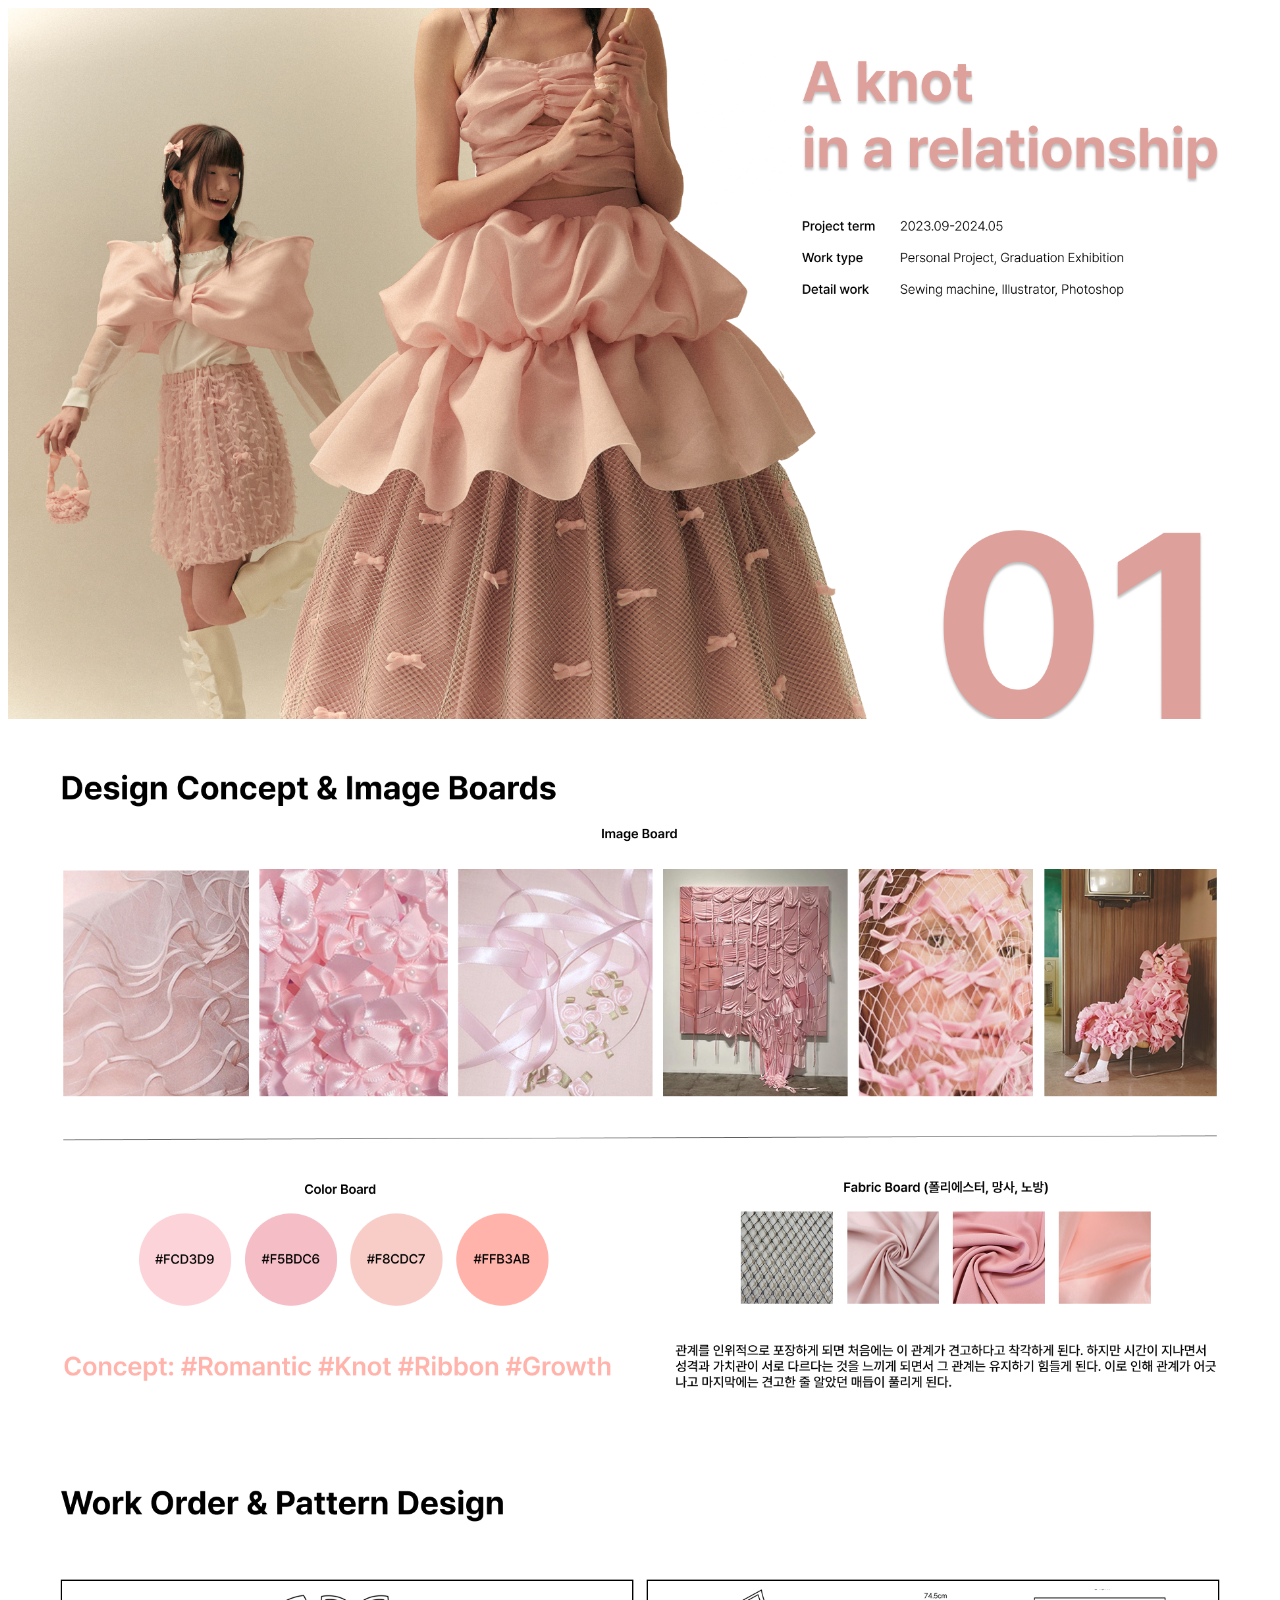
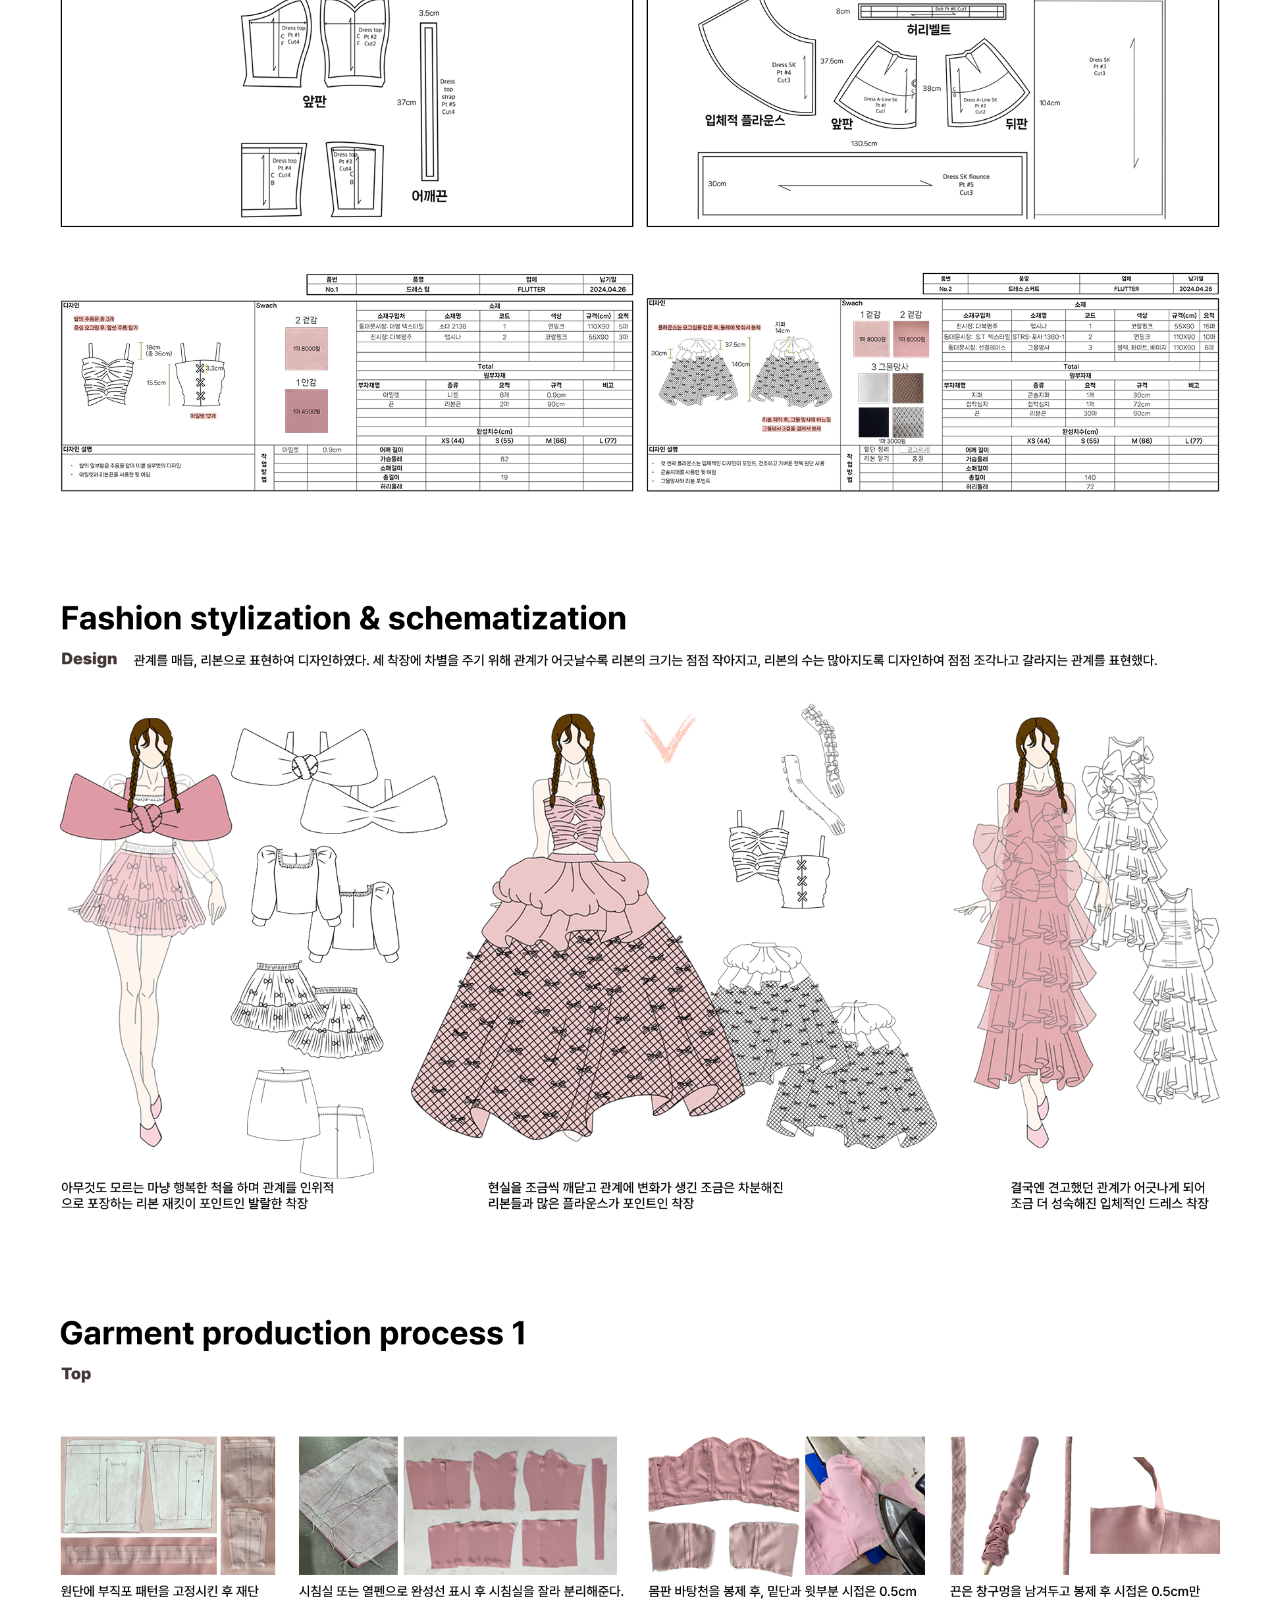
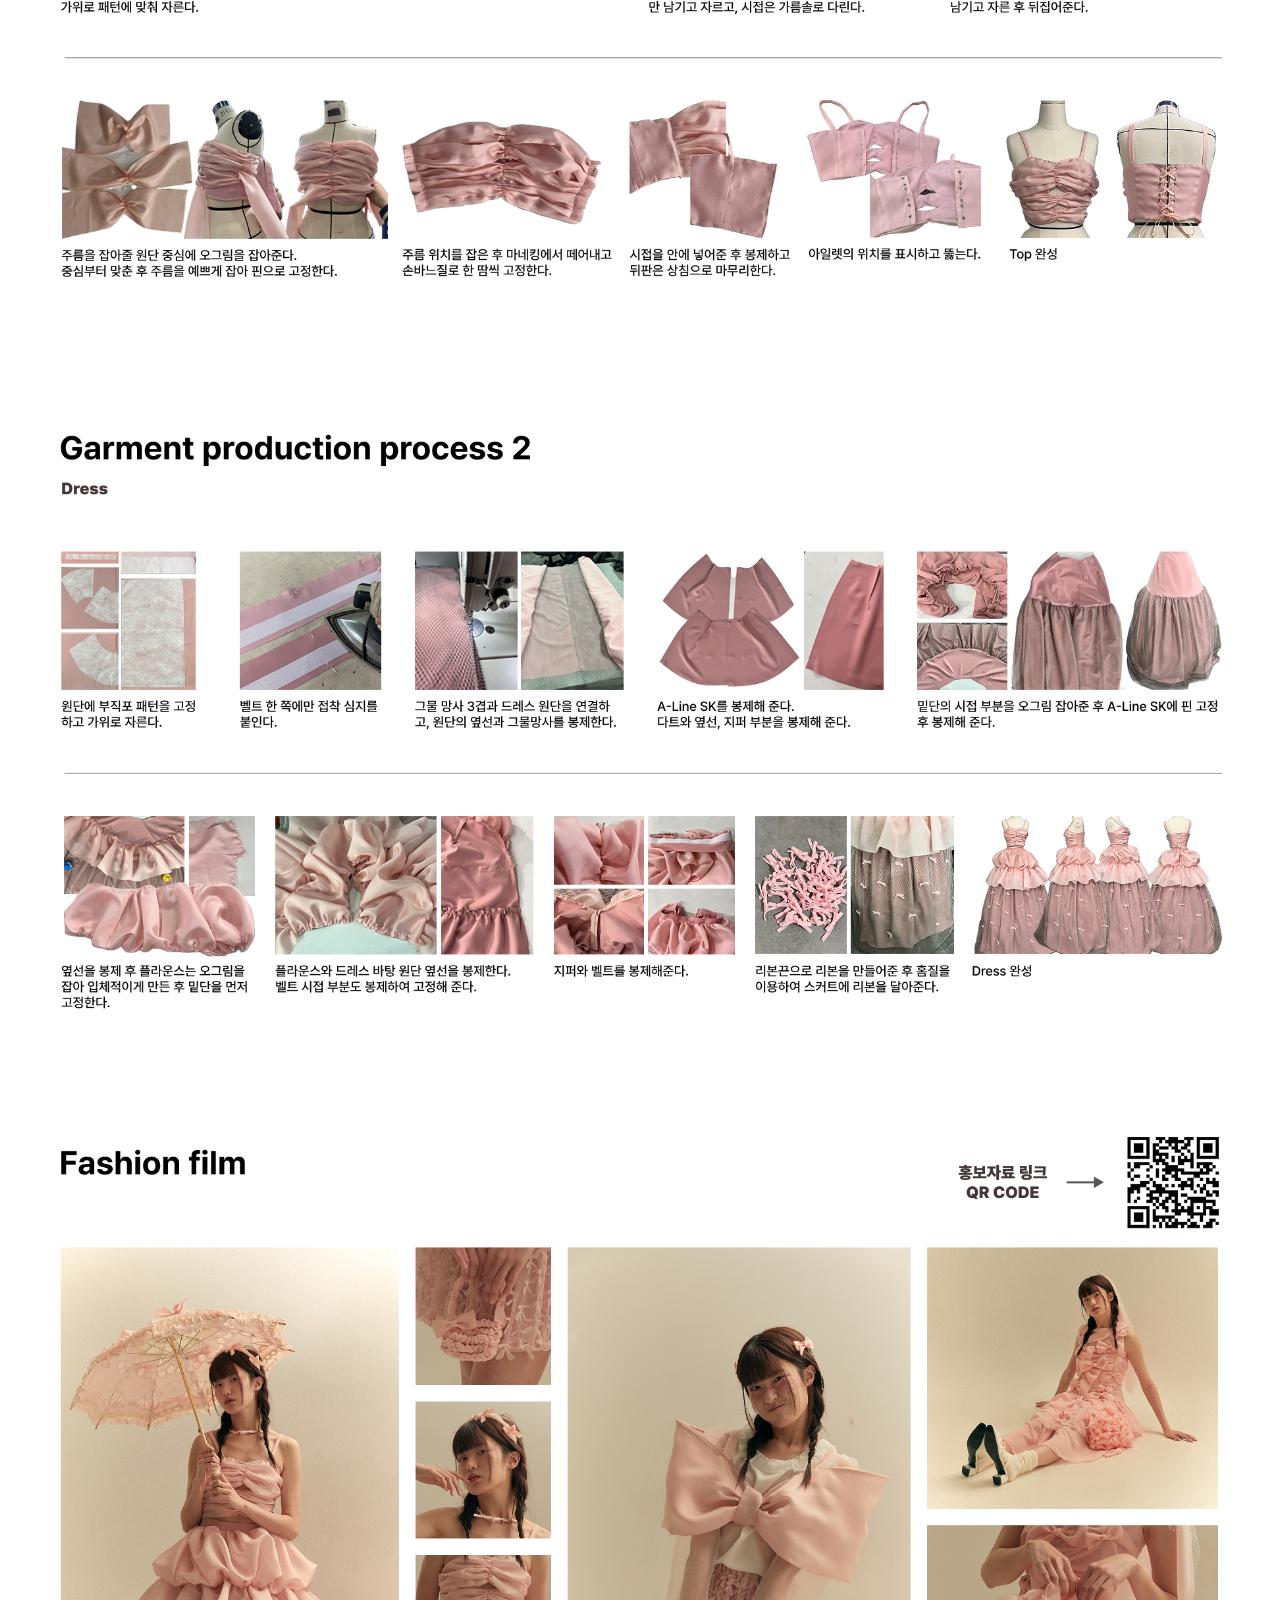
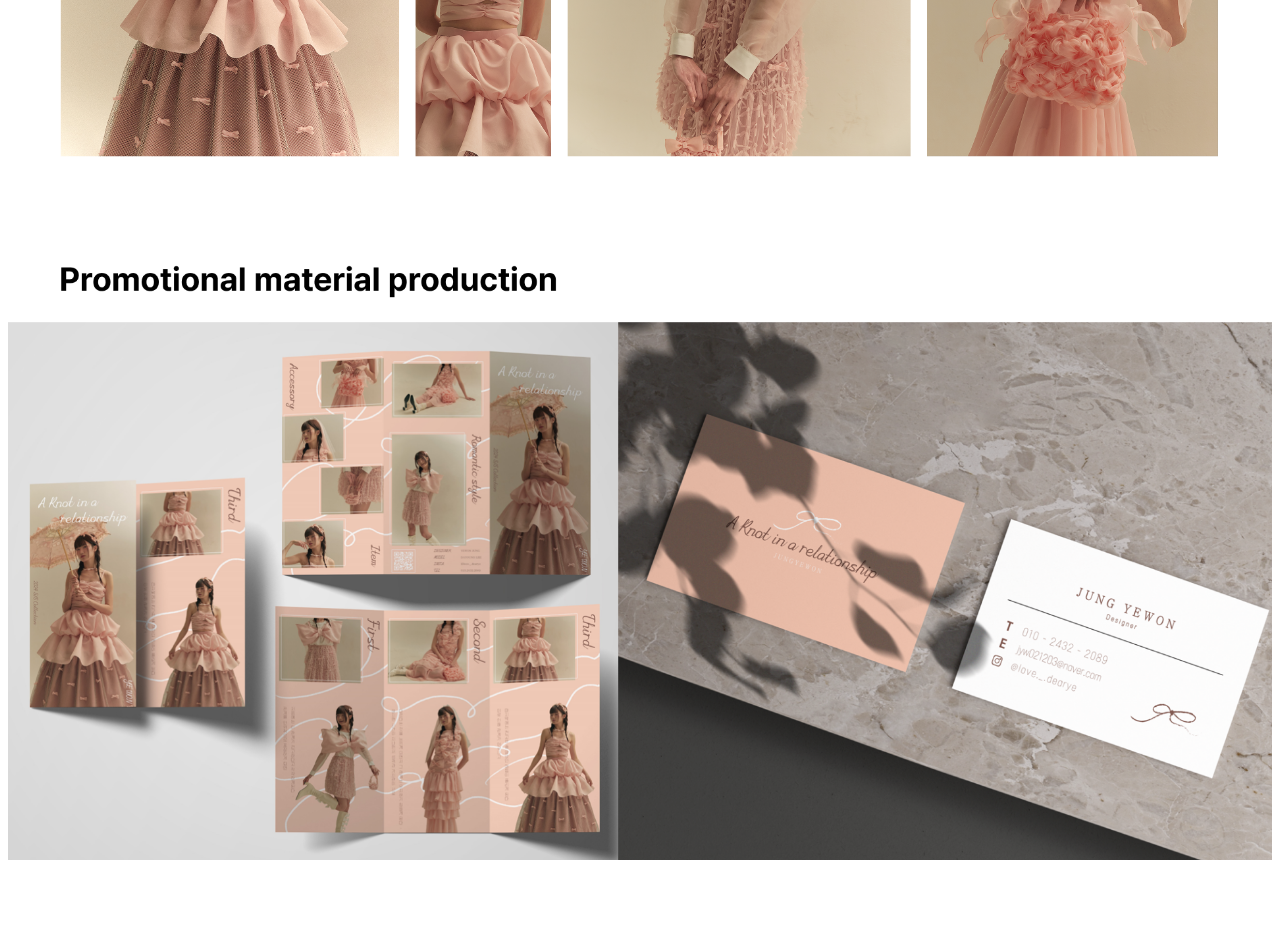
<file: sub.html>
<!DOCTYPE html>
<html lang="en">
<head>
    <meta charset="UTF-8">
    <meta name="viewport" content="width=device-width, initial-scale=1.0">
    <title>A Knot in a relationship</title>
</head>

<body>
    <img style="width: 100%;" src="images1/gd1.png" alt="">
    <img style="width: 100%;"  src="images1/gd2.png" alt="">
    <img style="width: 100%;"  src="images/gd3.png" alt="">
    <img style="width: 100%;"  src="images/gd4.png" alt="">
    <img style="width: 100%;"  src="images/gd5.png" alt="">
    <img style="width: 100%;"  src="images1/gd6.png" alt="">
    <img style="width: 100%;"  src="images1/gd7.png" alt="">
    <img style="width: 100%;"  src="images1/gd8.png" alt="">
</body>

</html>
</file>
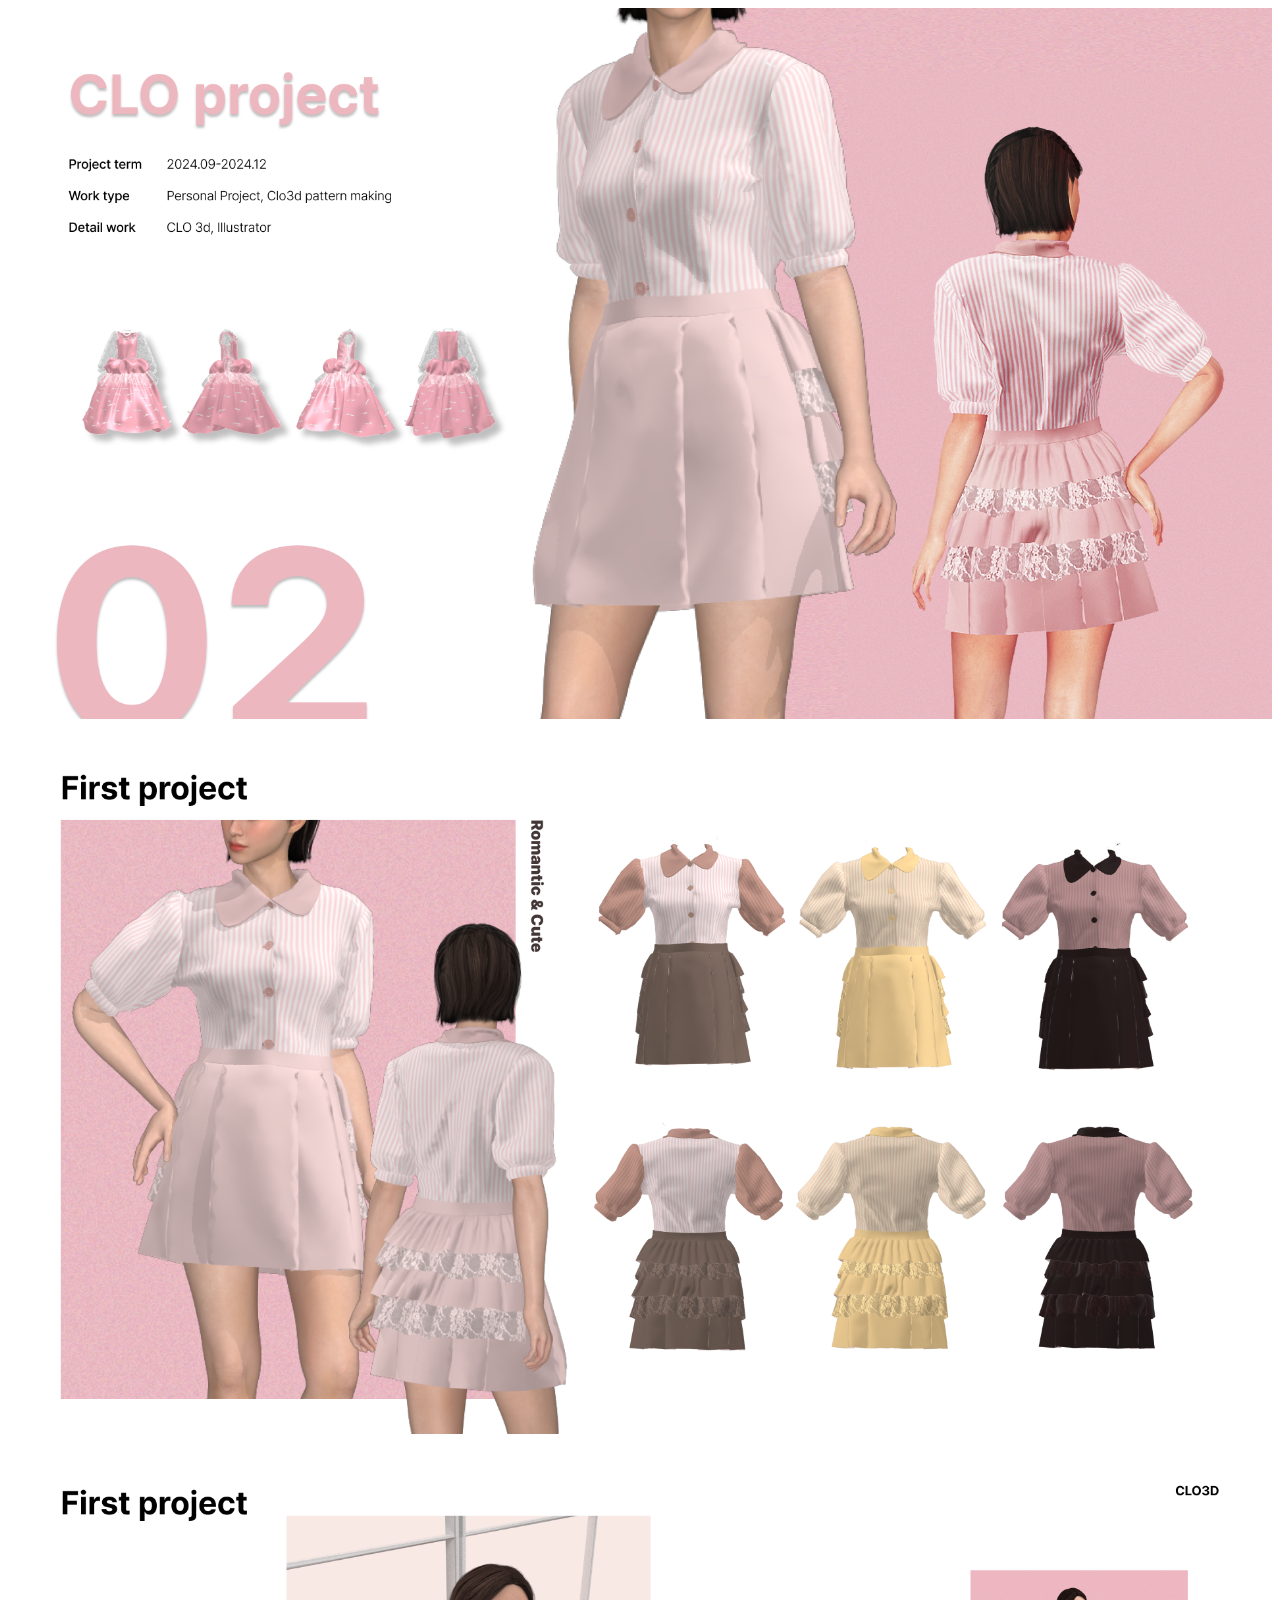
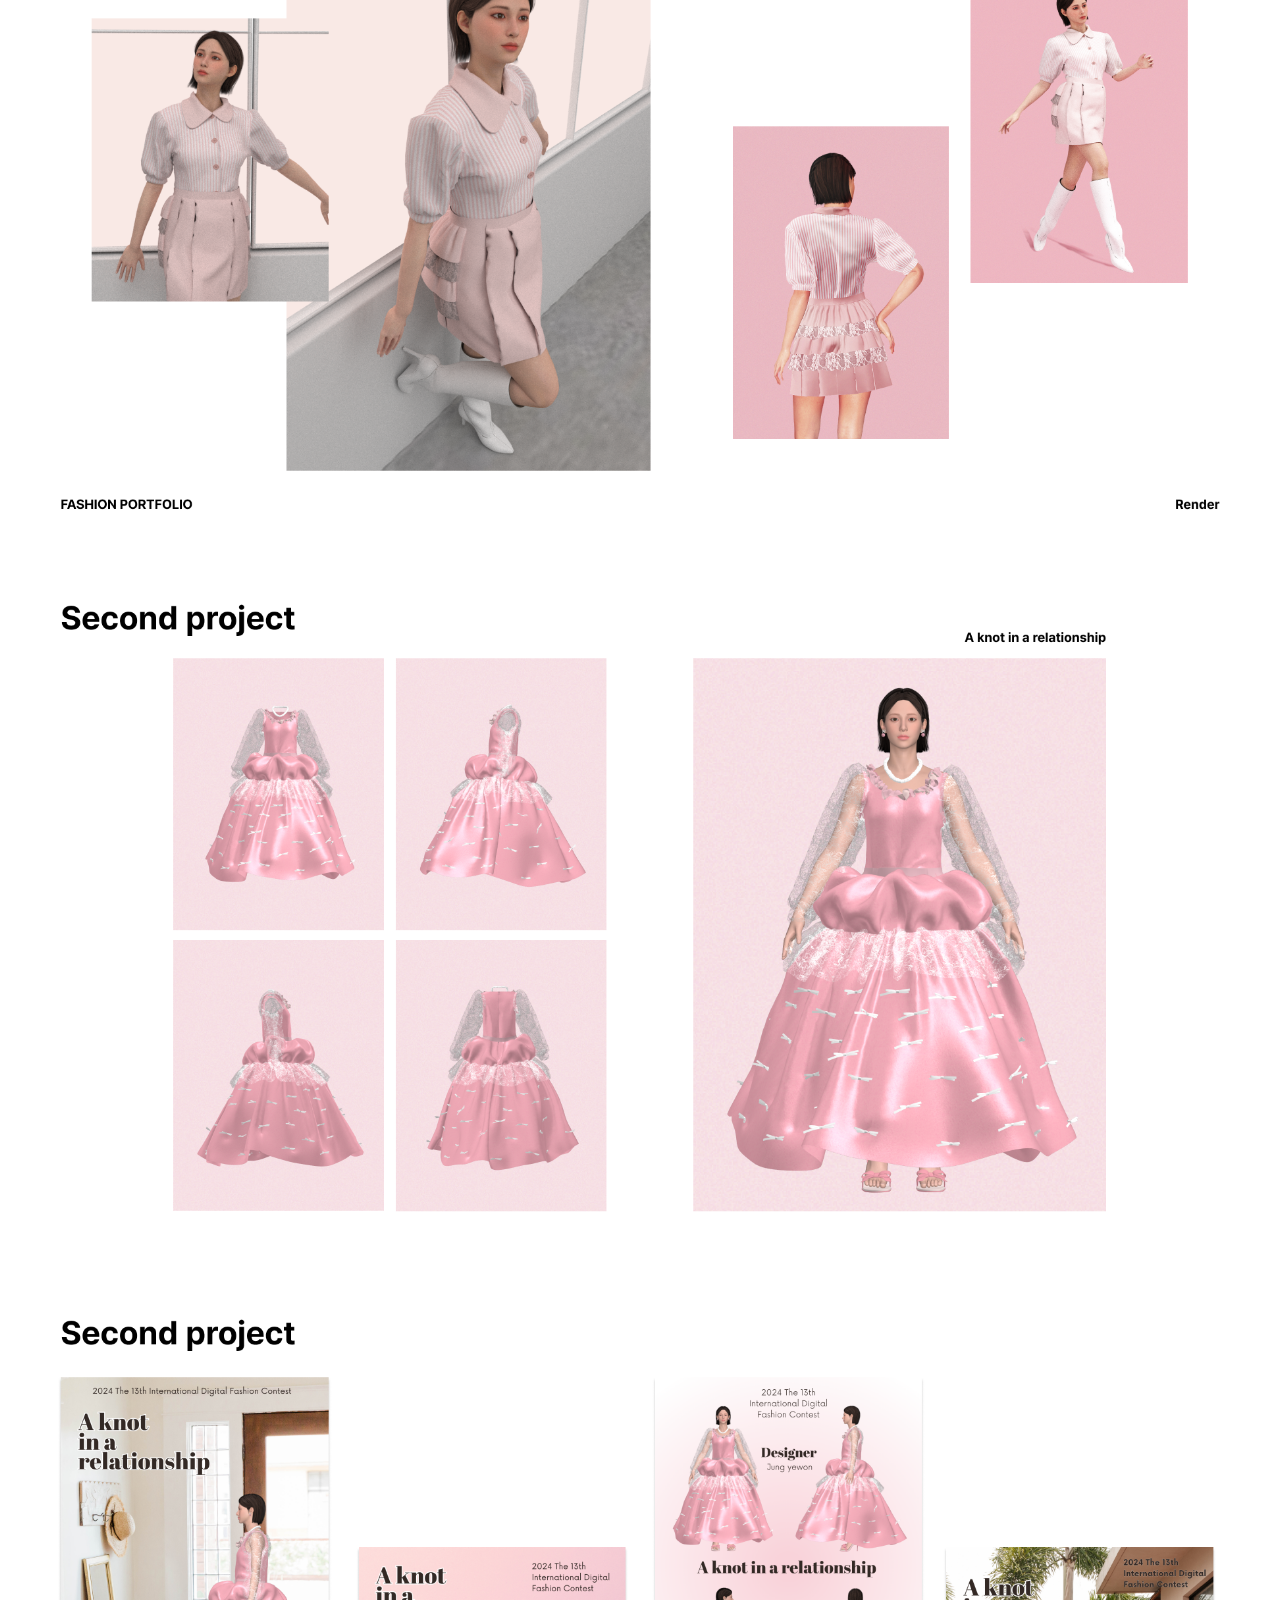
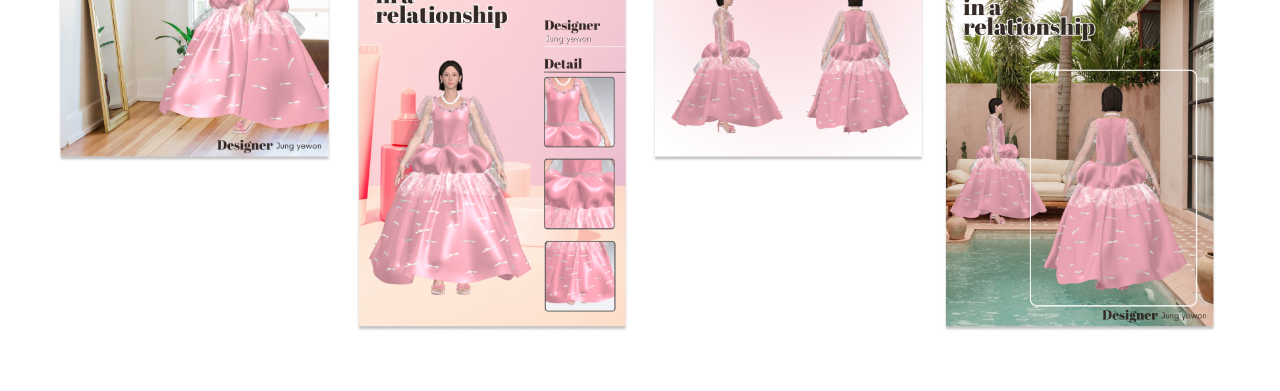
<file: sub2.html>
<!DOCTYPE html>
<html lang="en">
<head>
    <meta charset="UTF-8">
    <meta name="viewport" content="width=device-width, initial-scale=1.0">
    <title>CLO3D</title>
</head>

<body>
    <img style="width: 100%;" src="images1/CLO1.png" alt="">
    <img style="width: 100%;"  src="images1/CLO2.png" alt="">
    <img style="width: 100%;"  src="images1/CLO3.png" alt="">
    <img style="width: 100%;"  src="images1/CLO4.png" alt="">
    <img style="width: 100%;"  src="images1/CLO5.png" alt="">
</body>

</html>
</file>
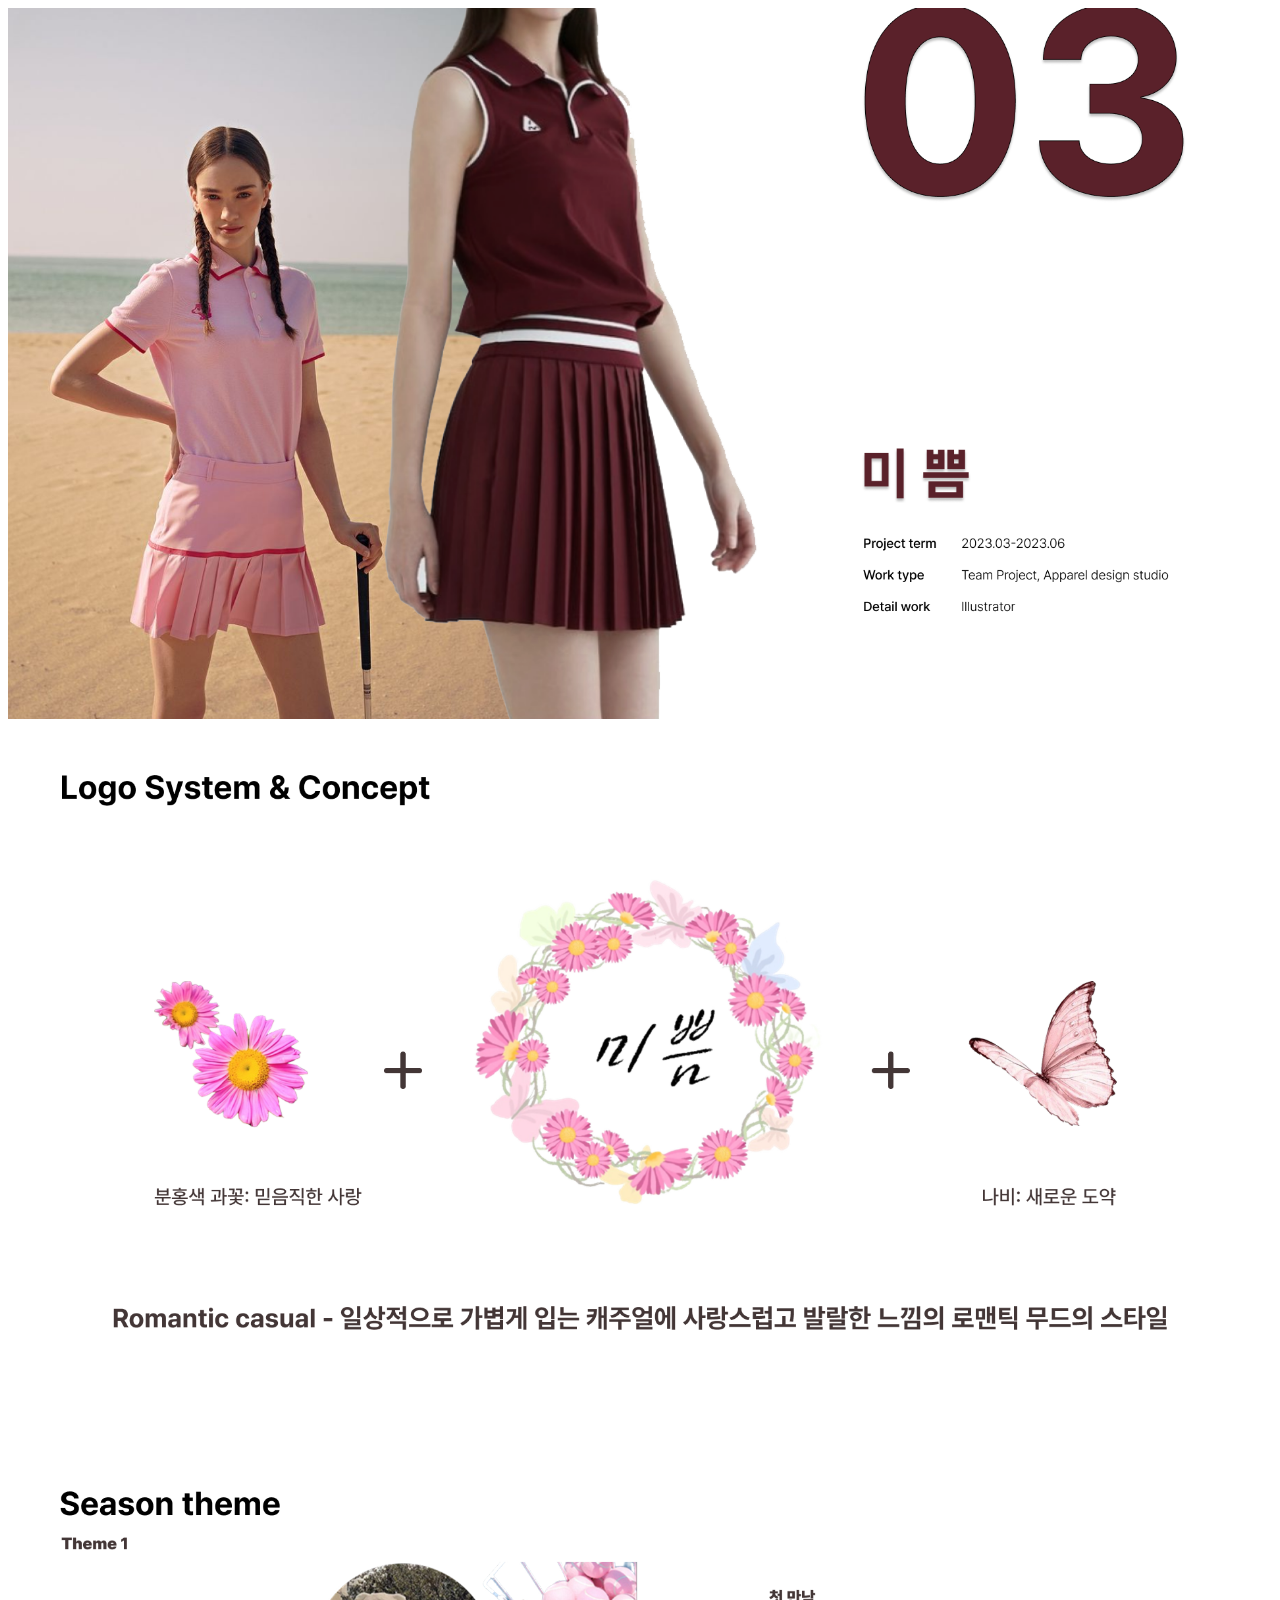
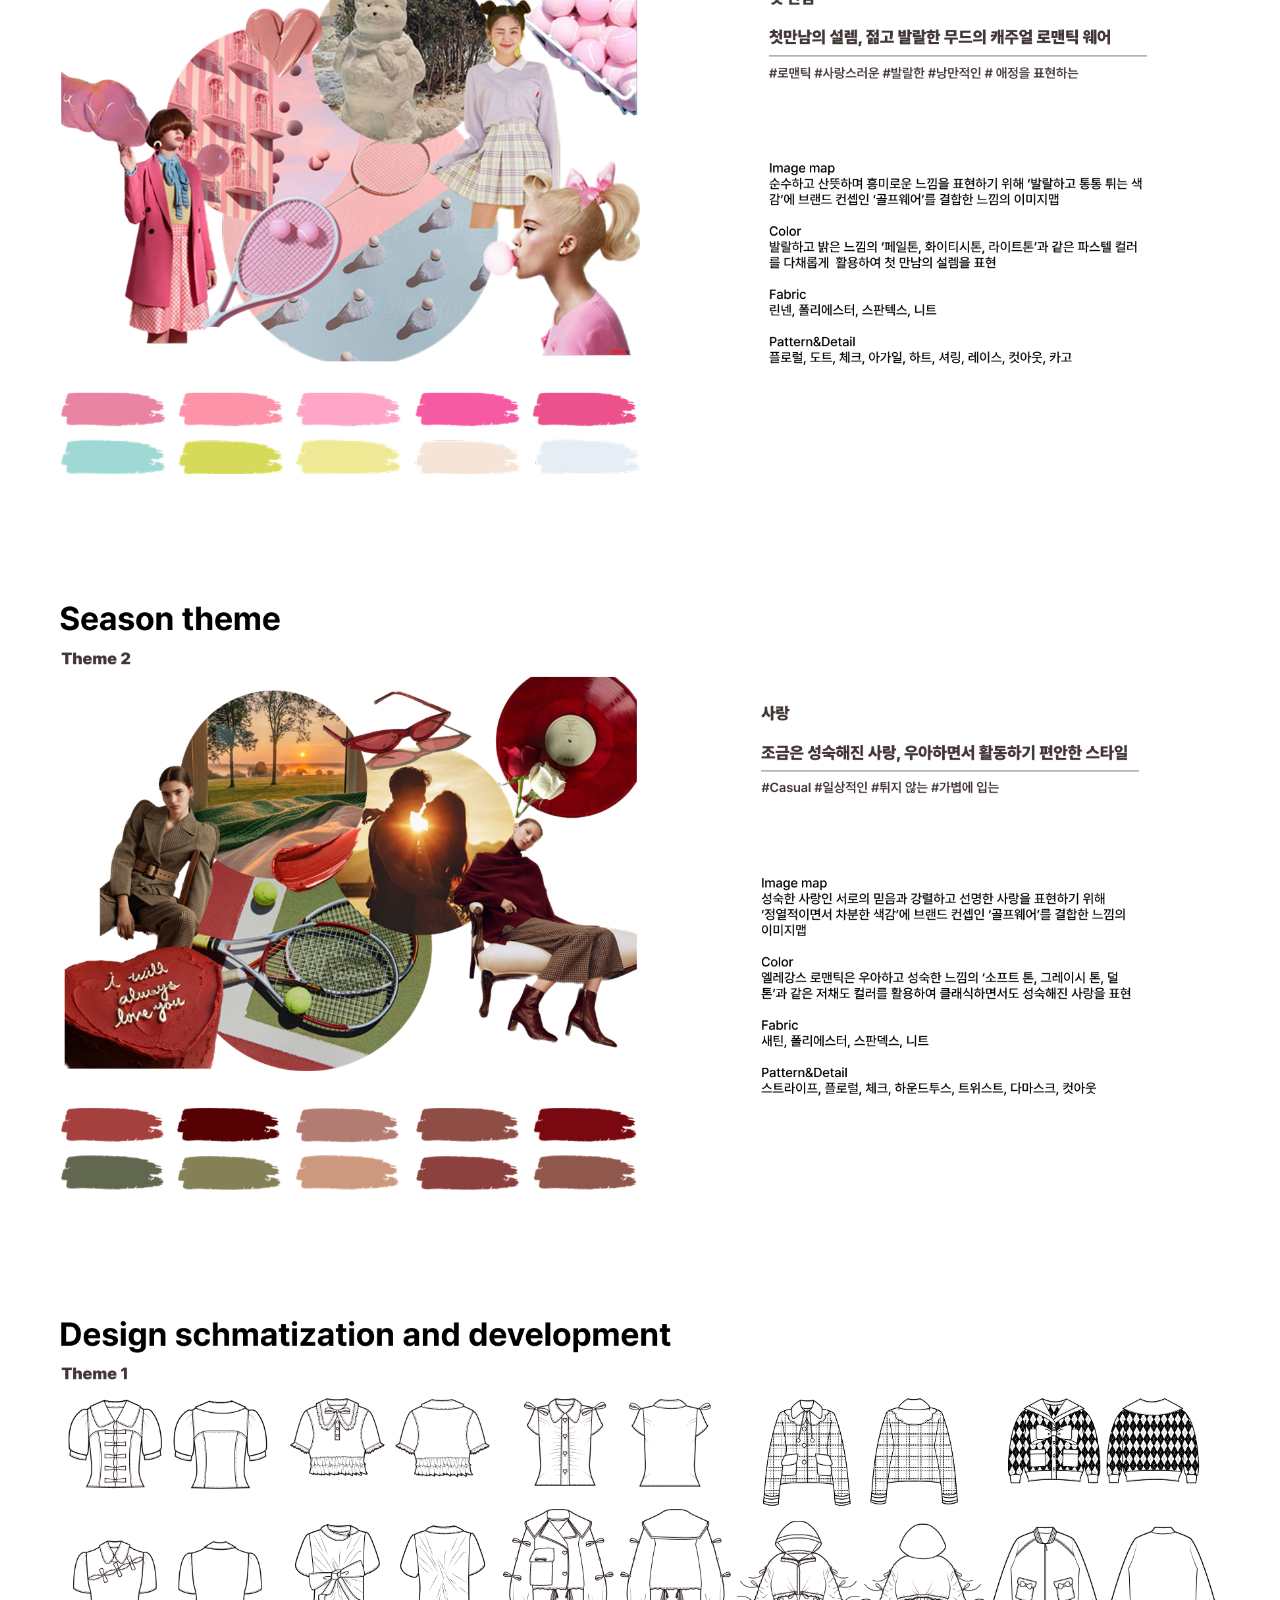
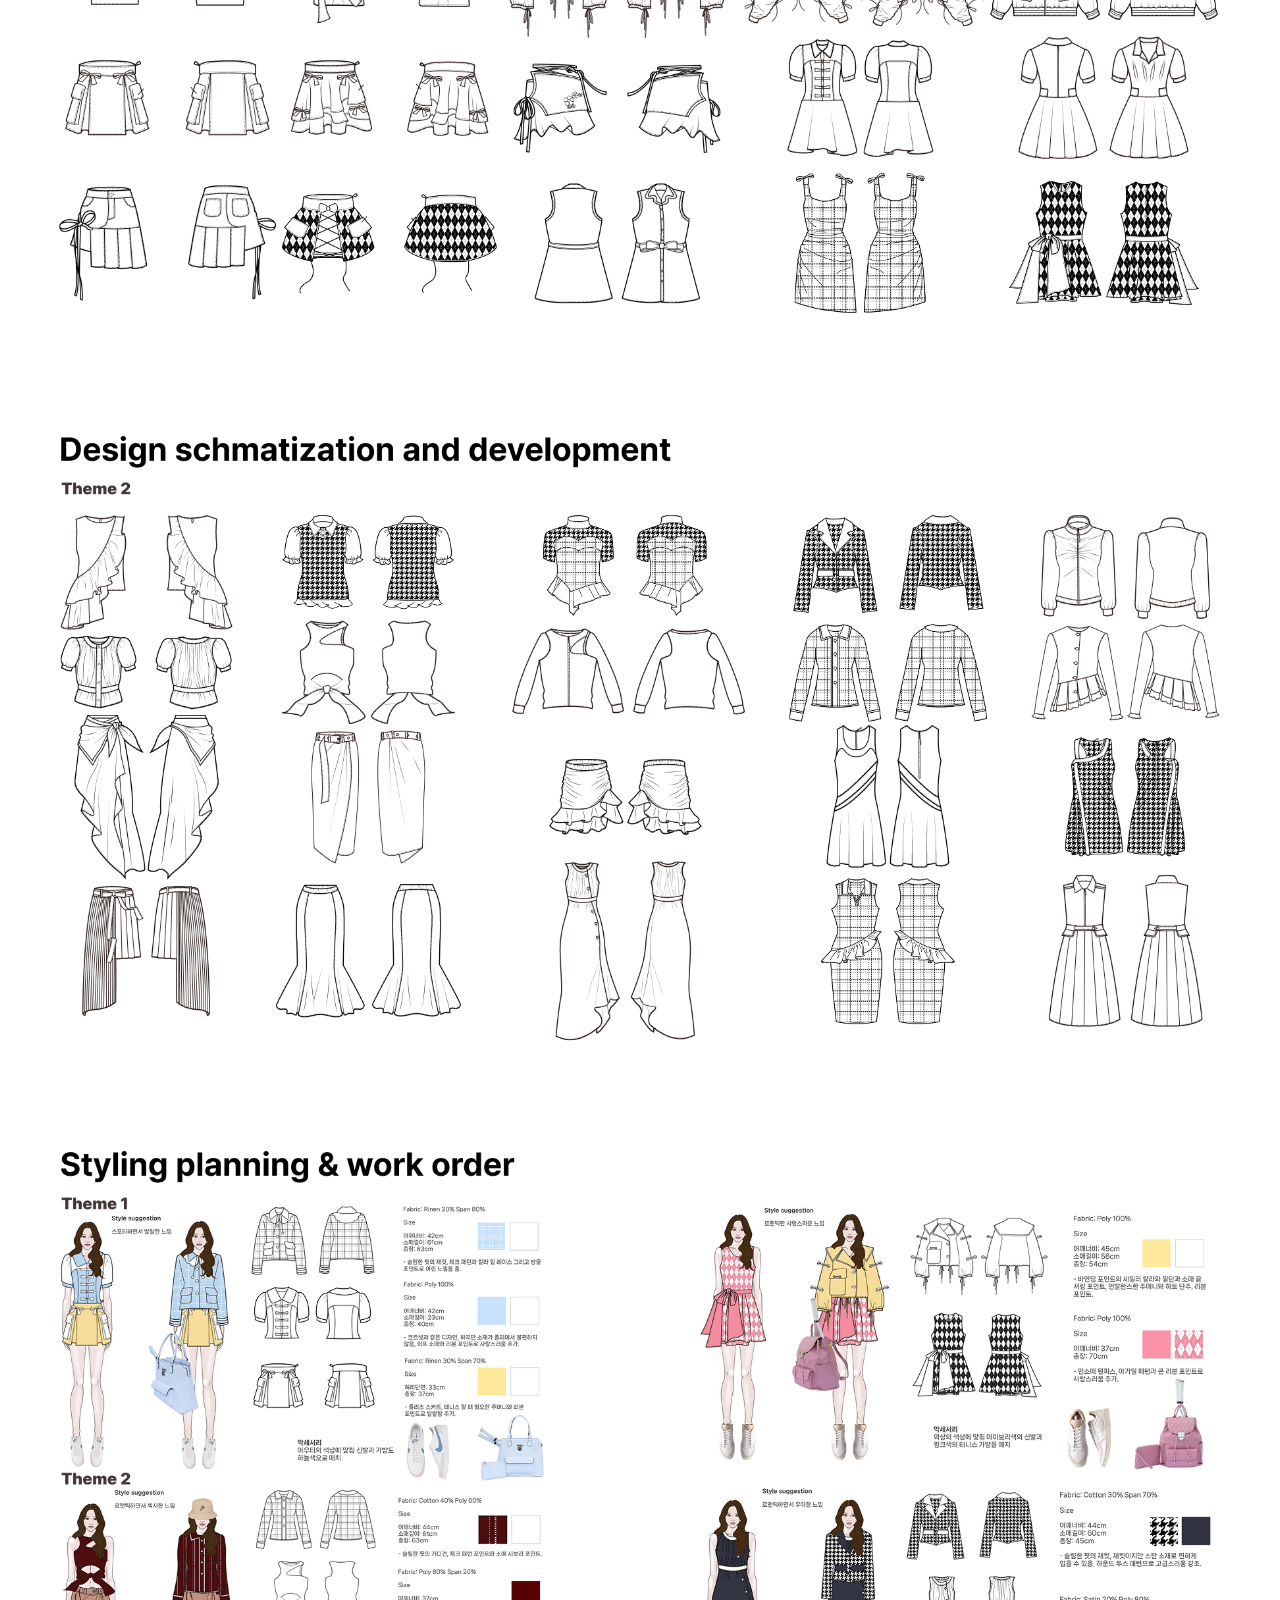
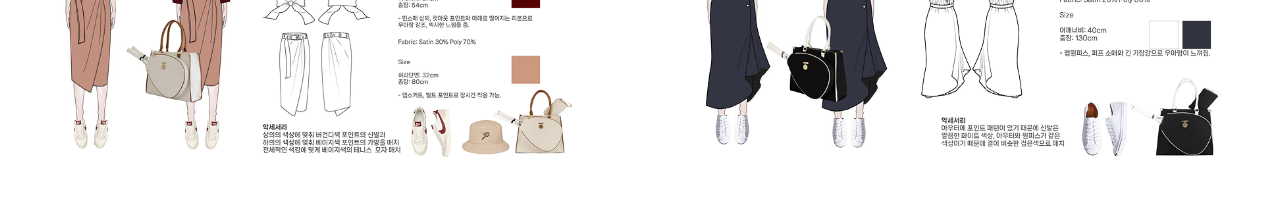
<file: sub3.html>
<!DOCTYPE html>
<html lang="en">
<head>
    <meta charset="UTF-8">
    <meta name="viewport" content="width=device-width, initial-scale=1.0">
    <title>미쁨</title>
</head>

<body>
    <img style="width: 100%;" src="images/mb1.png" alt="">
    <img style="width: 100%;"  src="images/mb2.png" alt="">
    <img style="width: 100%;"  src="images/mb3.png" alt="">
    <img style="width: 100%;"  src="images/mb4.png" alt="">
    <img style="width: 100%;"  src="images/mb5.png" alt="">
    <img style="width: 100%;"  src="images/mb6.png" alt="">
    <img style="width: 100%;"  src="images/mb7.png" alt="">
</body>

</html>
</file>
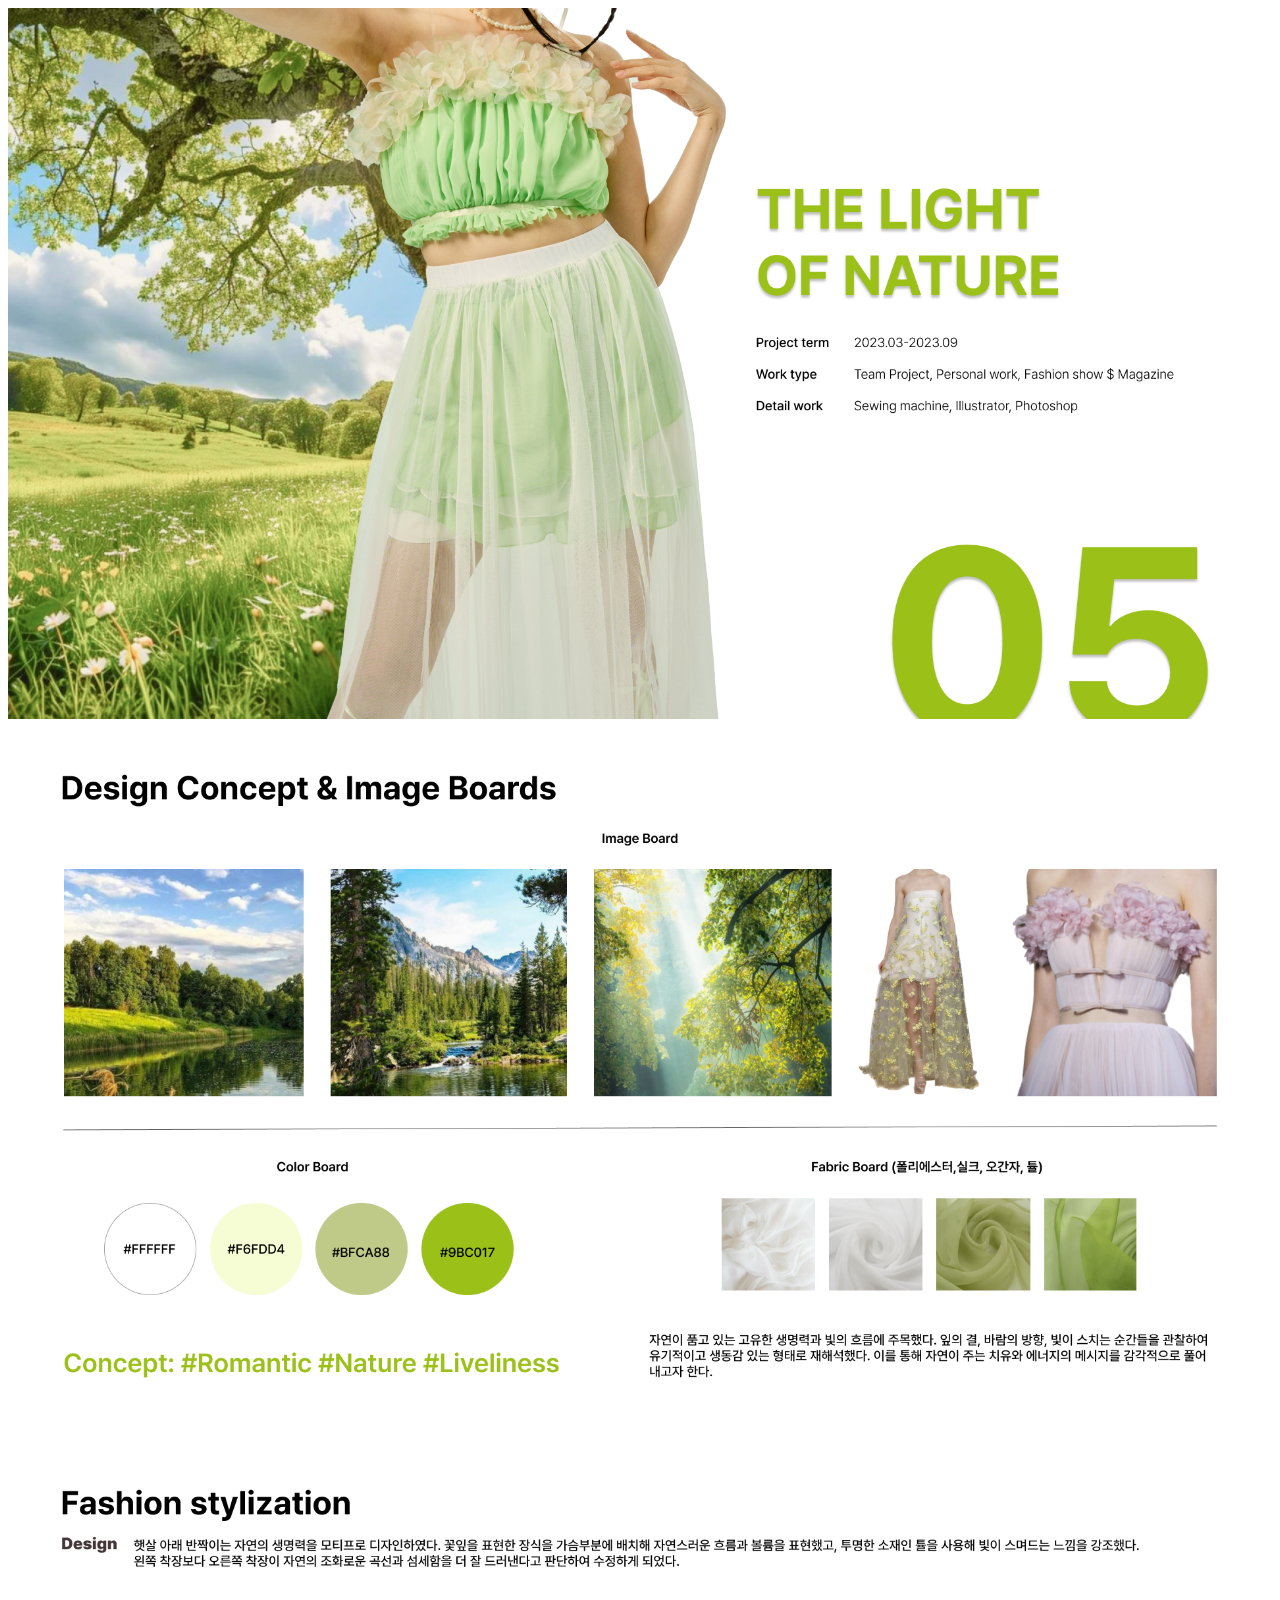
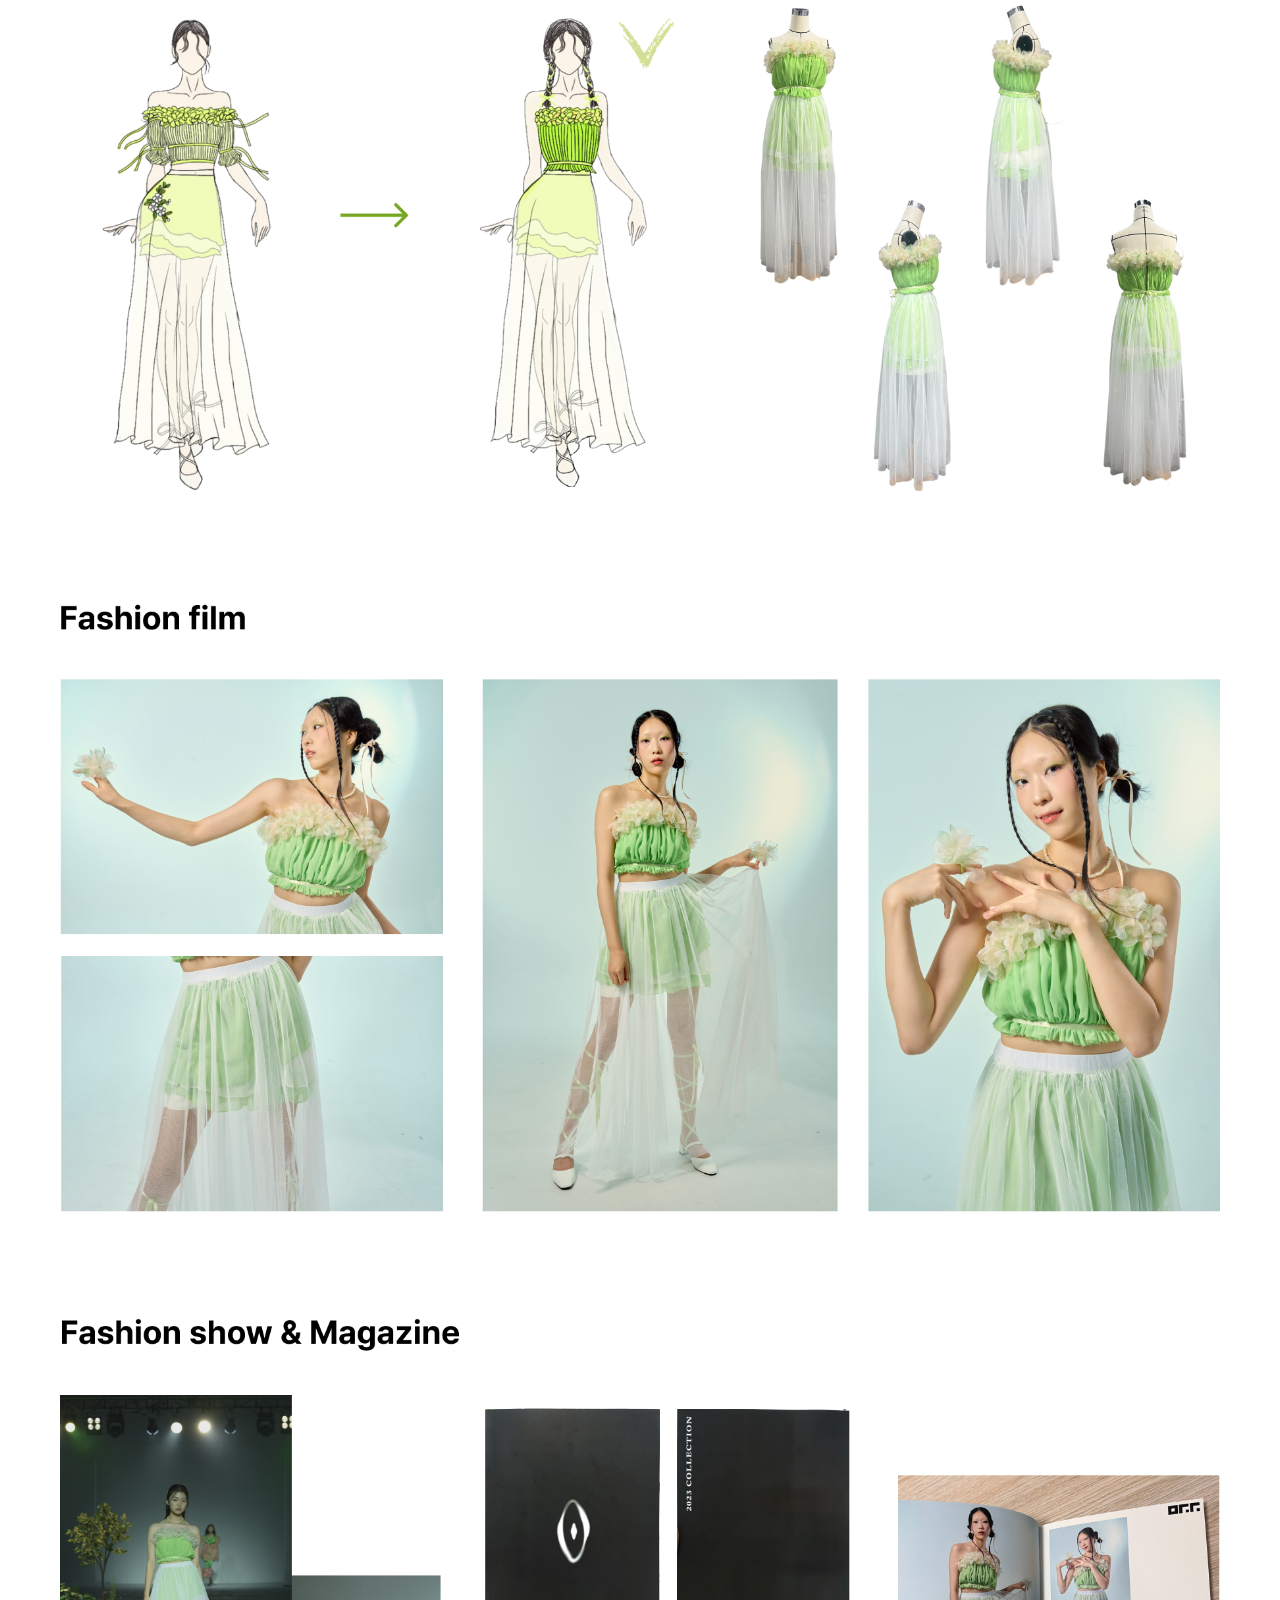
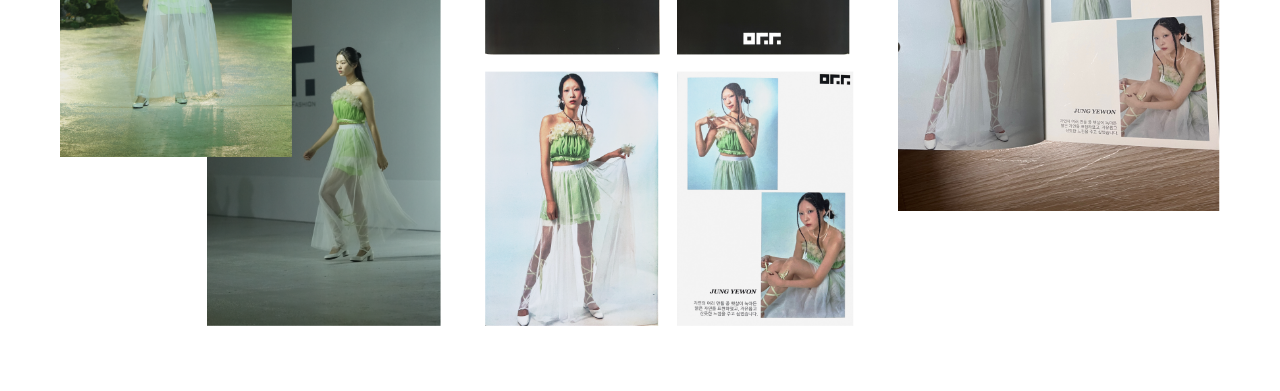
<file: sub5.html>
<!DOCTYPE html>
<html lang="en">
<head>
    <meta charset="UTF-8">
    <meta name="viewport" content="width=device-width, initial-scale=1.0">
    <title>THE LIGHT OF NATURE</title>
</head>

<body>
    <img style="width: 100%;" src="images1/nature1.png" alt="">
    <img style="width: 100%;"  src="images1/nature2.png" alt="">
    <img style="width: 100%;"  src="images/nature3.png" alt="">
    <img style="width: 100%;"  src="images1/nature4.png" alt="">
    <img style="width: 100%;"  src="images1/nature5.png" alt="">
</body>

</html>
</file>
